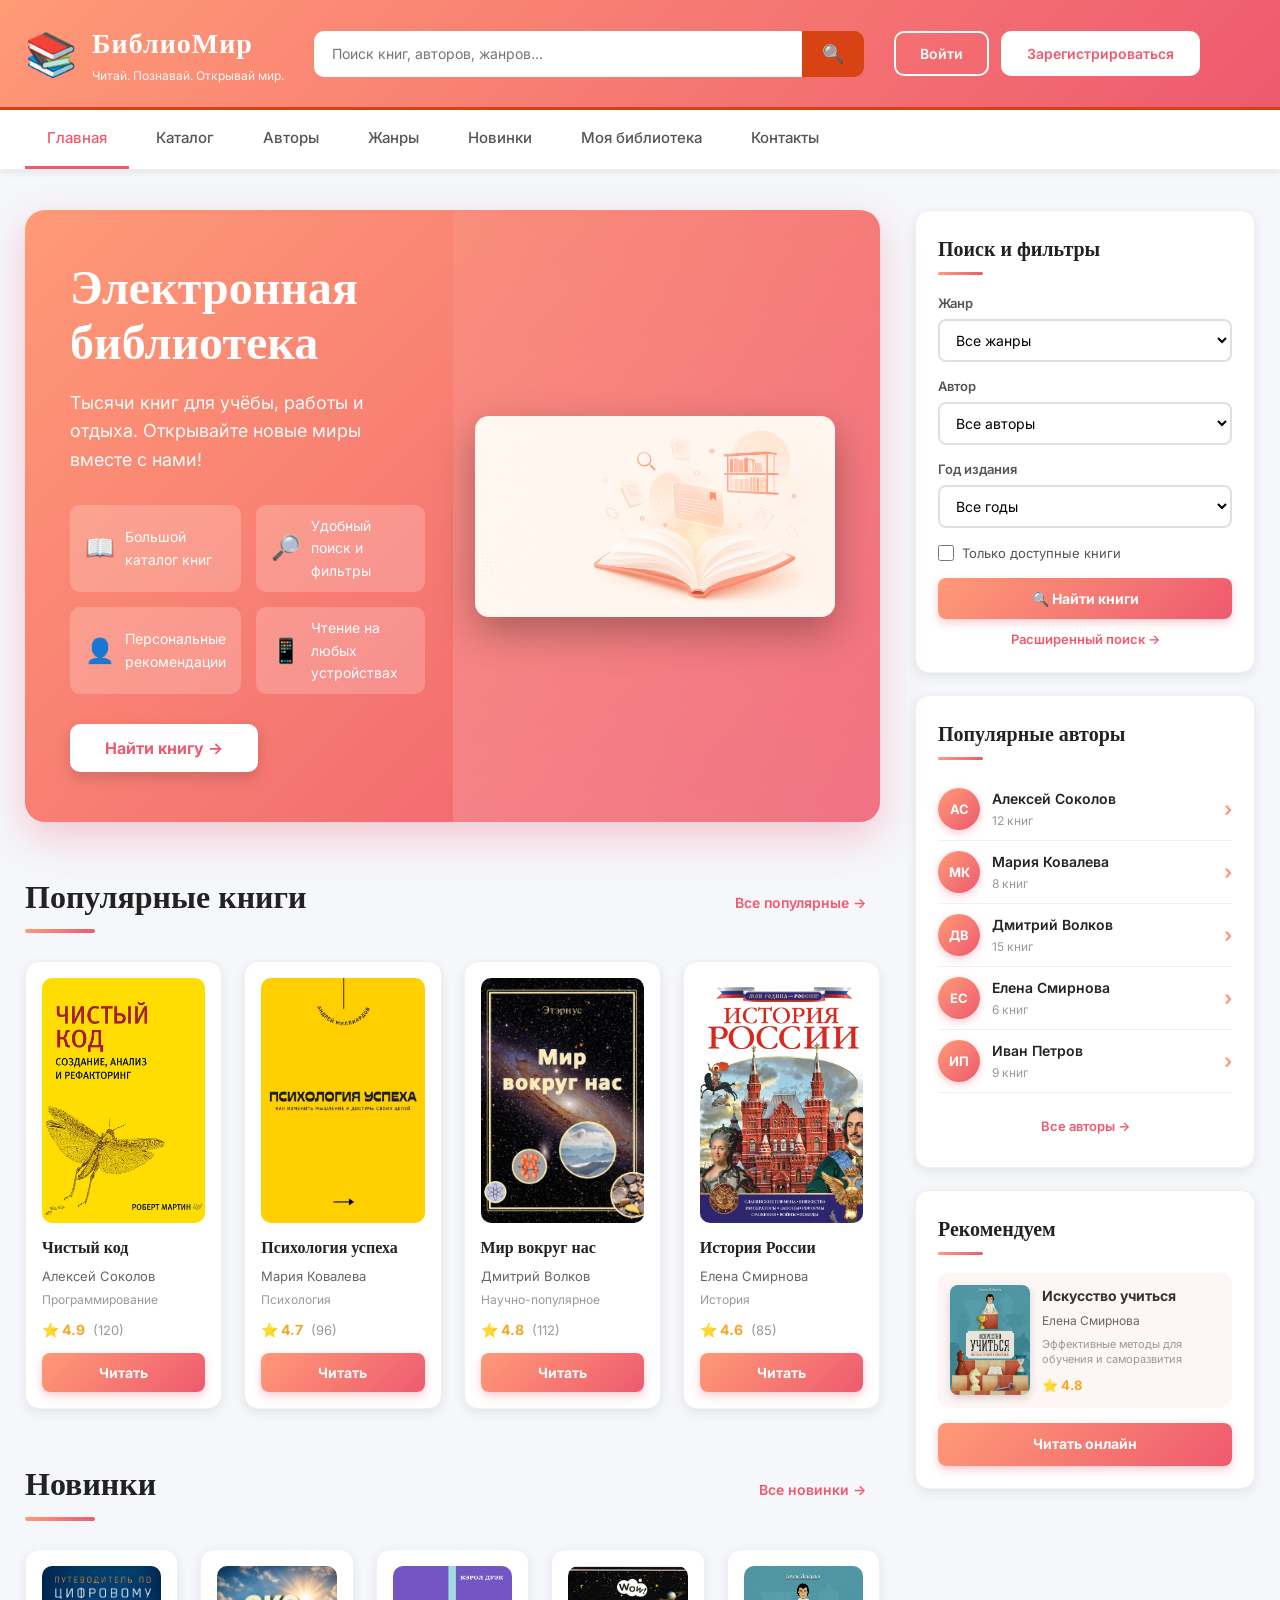
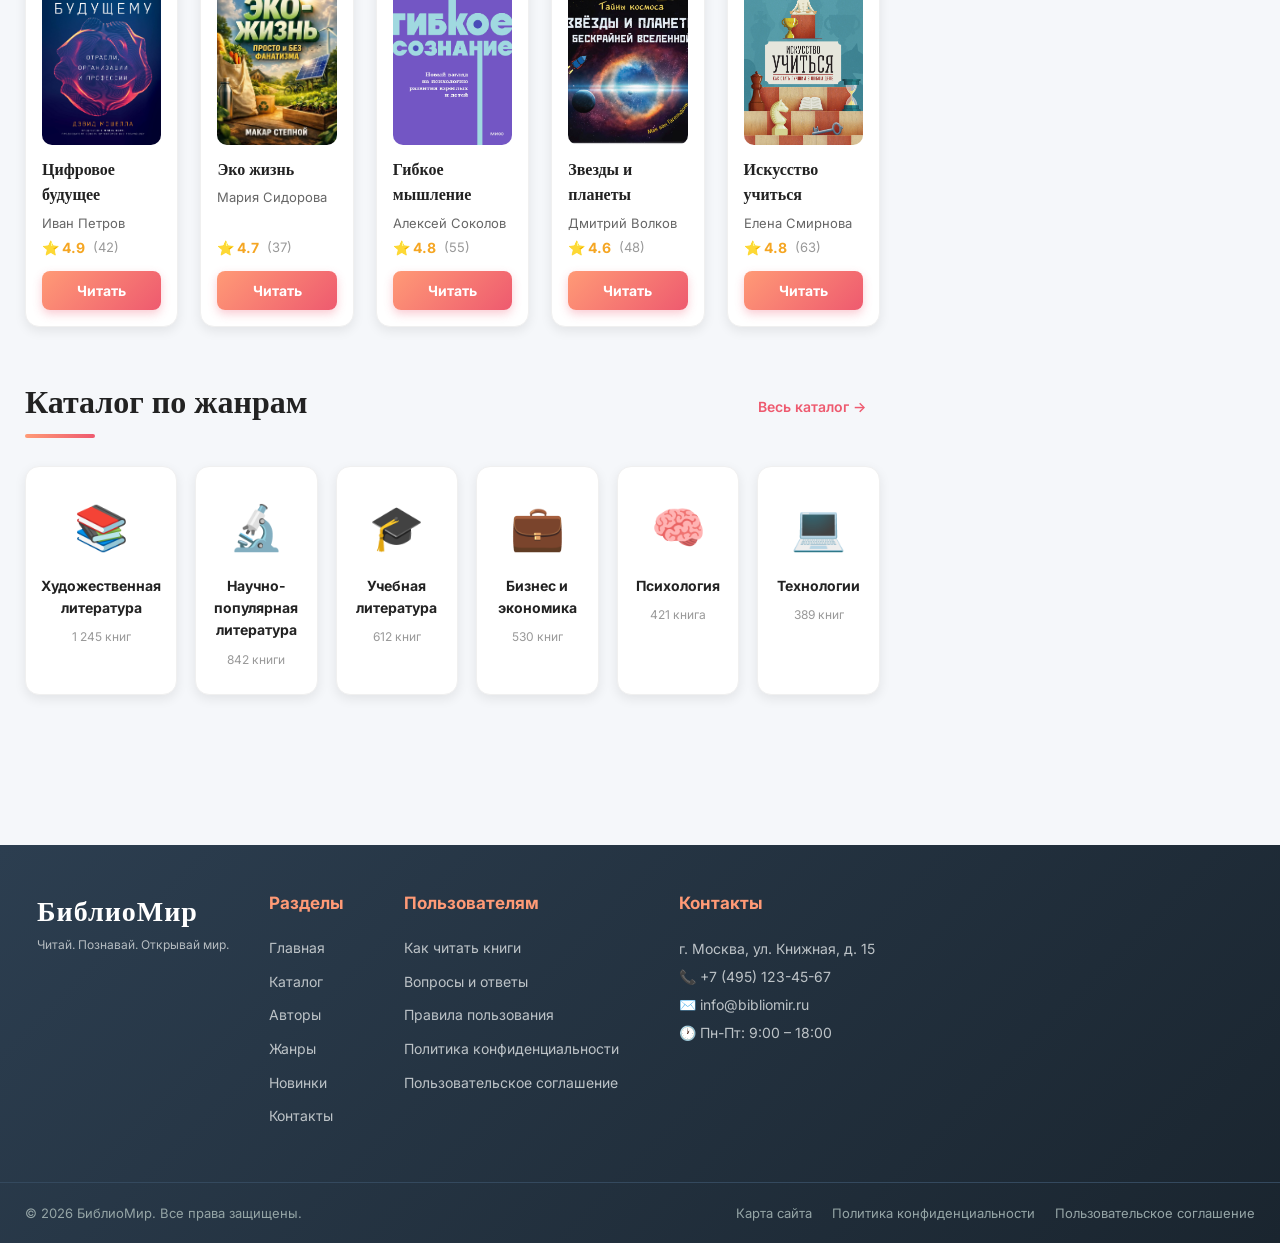
<file: lab-5/index.html>
<!DOCTYPE html>
<html lang="ru">
<head>
    <meta charset="UTF-8">
    <meta name="viewport" content="width=device-width, initial-scale=1.0">
    <title>БиблиоМир — Электронная библиотека</title>
    <link rel="stylesheet" href="css/style.css">
    <link href="https://fonts.googleapis.com/css2?family=Inter:wght@400;500;600;700;800&display=swap" rel="stylesheet">
</head>
<body>


    <header class="header">
        <div class="container header-inner">
            <div class="logo">
                <div class="logo-icon">📚</div>
                <div class="logo-text">
                    <span class="logo-name">БиблиоМир</span>
                    <span class="logo-slogan">Читай. Познавай. Открывай мир.</span>
                </div>
            </div>
            <div class="search-bar">
                <input type="text" placeholder="Поиск книг, авторов, жанров..." class="search-input">
                <button class="search-btn">🔍</button>
            </div>
            <div class="user-actions">
                <button class="btn-login">Войти</button>
                <button class="btn-register">Зарегистрироваться</button>
            </div>
        </div>
    </header>

    <nav class="nav">
        <div class="container">
            <ul class="nav-list">
                <li><a href="#" class="nav-link active">Главная</a></li>
                <li><a href="#" class="nav-link">Каталог</a></li>
                <li><a href="#" class="nav-link">Авторы</a></li>
                <li><a href="#" class="nav-link">Жанры</a></li>
                <li><a href="#" class="nav-link">Новинки</a></li>
                <li><a href="#" class="nav-link">Моя библиотека</a></li>
                <li><a href="#" class="nav-link">Контакты</a></li>
            </ul>
        </div>
    </nav>

    <div class="container main-layout">
        <main class="main-content">

            <section class="hero">
                <div class="hero-text">
                    <h1>Электронная библиотека</h1>
                    <p class="hero-subtitle">Тысячи книг для учёбы, работы и отдыха. Открывайте новые миры вместе с нами!</p>
                    <div class="hero-features">
                        <div class="feature">
                            <div class="feature-icon">📖</div>
                            <span>Большой каталог книг</span>
                        </div>
                        <div class="feature">
                            <div class="feature-icon">🔎</div>
                            <span>Удобный поиск и фильтры</span>
                        </div>
                        <div class="feature">
                            <div class="feature-icon">👤</div>
                            <span>Персональные рекомендации</span>
                        </div>
                        <div class="feature">
                            <div class="feature-icon">📱</div>
                            <span>Чтение на любых устройствах</span>
                        </div>
                    </div>
                    <button class="btn-find">Найти книгу →</button>
                </div>
                <div class="hero-image">
                    <img src="images/hero-book.png" alt="Открытая книга" class="hero-img">
                </div>
            </section>

            <section class="section">
                <div class="section-header">
                    <h2 class="section-title">Популярные книги</h2>
                    <a href="#" class="section-link">Все популярные →</a>
                </div>
                <div class="books-grid">
                    <article class="book-card">
                        <div class="book-cover-wrapper">
                            <img src="images/books/clean-code.jpg" alt="Чистый код" class="book-cover">
                        </div>
                        <h3 class="book-title">Чистый код</h3>
                        <p class="book-author">Алексей Соколов</p>
                        <p class="book-genre">Программирование</p>
                        <div class="book-rating">
                            <span class="stars">⭐ 4.9</span>
                            <span class="reviews">(120)</span>
                        </div>
                        <button class="btn-read">Читать</button>
                    </article>

                    <article class="book-card">
                        <div class="book-cover-wrapper">
                            <img src="images/books/psychology.jpg" alt="Психология успеха" class="book-cover">
                        </div>
                        <h3 class="book-title">Психология успеха</h3>
                        <p class="book-author">Мария Ковалева</p>
                        <p class="book-genre">Психология</p>
                        <div class="book-rating">
                            <span class="stars">⭐ 4.7</span>
                            <span class="reviews">(96)</span>
                        </div>
                        <button class="btn-read">Читать</button>
                    </article>

                    <article class="book-card">
                        <div class="book-cover-wrapper">
                            <img src="images/books/world-around.jpg" alt="Мир вокруг нас" class="book-cover">
                        </div>
                        <h3 class="book-title">Мир вокруг нас</h3>
                        <p class="book-author">Дмитрий Волков</p>
                        <p class="book-genre">Научно-популярное</p>
                        <div class="book-rating">
                            <span class="stars">⭐ 4.8</span>
                            <span class="reviews">(112)</span>
                        </div>
                        <button class="btn-read">Читать</button>
                    </article>

                    <article class="book-card">
                        <div class="book-cover-wrapper">
                            <img src="images/books/russia-history.jpg" alt="История России" class="book-cover">
                        </div>
                        <h3 class="book-title">История России</h3>
                        <p class="book-author">Елена Смирнова</p>
                        <p class="book-genre">История</p>
                        <div class="book-rating">
                            <span class="stars">⭐ 4.6</span>
                            <span class="reviews">(85)</span>
                        </div>
                        <button class="btn-read">Читать</button>
                    </article>
                </div>
            </section>

            <section class="section">
                <div class="section-header">
                    <h2 class="section-title">Новинки</h2>
                    <a href="#" class="section-link">Все новинки →</a>
                </div>
                <div class="books-grid books-grid-5">
                    <article class="book-card">
                        <div class="book-cover-wrapper">
                            <img src="images/books/new1.jpg" alt="Цифровое будущее" class="book-cover">
                        </div>
                        <h3 class="book-title">Цифровое будущее</h3>
                        <p class="book-author">Иван Петров</p>
                        <div class="book-rating">
                            <span class="stars">⭐ 4.9</span>
                            <span class="reviews">(42)</span>
                        </div>
                        <button class="btn-read">Читать</button>
                    </article>

                    <article class="book-card">
                        <div class="book-cover-wrapper">
                            <img src="images/books/new2.jpg" alt="Эко жизнь" class="book-cover">
                        </div>
                        <h3 class="book-title">Эко жизнь</h3>
                        <p class="book-author">Мария Сидорова</p>
                        <div class="book-rating">
                            <span class="stars">⭐ 4.7</span>
                            <span class="reviews">(37)</span>
                        </div>
                        <button class="btn-read">Читать</button>
                    </article>

                    <article class="book-card">
                        <div class="book-cover-wrapper">
                            <img src="images/books/new3.jpg" alt="Гибкое мышление" class="book-cover">
                        </div>
                        <h3 class="book-title">Гибкое мышление</h3>
                        <p class="book-author">Алексей Соколов</p>
                        <div class="book-rating">
                            <span class="stars">⭐ 4.8</span>
                            <span class="reviews">(55)</span>
                        </div>
                        <button class="btn-read">Читать</button>
                    </article>

                    <article class="book-card">
                        <div class="book-cover-wrapper">
                            <img src="images/books/new4.jpg" alt="Звезды и планеты" class="book-cover">
                        </div>
                        <h3 class="book-title">Звезды и планеты</h3>
                        <p class="book-author">Дмитрий Волков</p>
                        <div class="book-rating">
                            <span class="stars">⭐ 4.6</span>
                            <span class="reviews">(48)</span>
                        </div>
                        <button class="btn-read">Читать</button>
                    </article>

                    <article class="book-card">
                        <div class="book-cover-wrapper">
                            <img src="images/books/new5.jpg" alt="Новинка 5" class="book-cover">
                        </div>
                        <h3 class="book-title">Искусство учиться</h3>
                        <p class="book-author">Елена Смирнова</p>
                        <div class="book-rating">
                            <span class="stars">⭐ 4.8</span>
                            <span class="reviews">(63)</span>
                        </div>
                        <button class="btn-read">Читать</button>
                    </article>
                </div>
            </section>

            <section class="section">
                <div class="section-header">
                    <h2 class="section-title">Каталог по жанрам</h2>
                    <a href="#" class="section-link">Весь каталог →</a>
                </div>
                <div class="categories-grid">
                    <div class="category-card">
                        <div class="category-icon">📚</div>
                        <h4>Художественная литература</h4>
                        <p>1 245 книг</p>
                    </div>
                    <div class="category-card">
                        <div class="category-icon">🔬</div>
                        <h4>Научно-популярная литература</h4>
                        <p>842 книги</p>
                    </div>
                    <div class="category-card">
                        <div class="category-icon">🎓</div>
                        <h4>Учебная литература</h4>
                        <p>612 книг</p>
                    </div>
                    <div class="category-card">
                        <div class="category-icon">💼</div>
                        <h4>Бизнес и экономика</h4>
                        <p>530 книг</p>
                    </div>
                    <div class="category-card">
                        <div class="category-icon">🧠</div>
                        <h4>Психология</h4>
                        <p>421 книга</p>
                    </div>
                    <div class="category-card">
                        <div class="category-icon">💻</div>
                        <h4>Технологии</h4>
                        <p>389 книг</p>
                    </div>
                </div>
            </section>

        </main>

        <aside class="sidebar">
            <div class="sidebar-block filters">
                <h3>Поиск и фильтры</h3>
                <div class="filter-group">
                    <label>Жанр</label>
                    <select>
                        <option>Все жанры</option>
                        <option>Художественная</option>
                        <option>Научная</option>
                        <option>Учебная</option>
                    </select>
                </div>
                <div class="filter-group">
                    <label>Автор</label>
                    <select>
                        <option>Все авторы</option>
                        <option>Алексей Соколов</option>
                        <option>Мария Ковалева</option>
                    </select>
                </div>
                <div class="filter-group">
                    <label>Год издания</label>
                    <select>
                        <option>Все годы</option>
                        <option>2026</option>
                        <option>2025</option>
                        <option>2024</option>
                    </select>
                </div>
                <label class="checkbox-label">
                    <input type="checkbox"> Только доступные книги
                </label>
                <button class="btn-search">🔍 Найти книги</button>
                <a href="#" class="advanced-search">Расширенный поиск →</a>
            </div>

            <div class="sidebar-block authors">
                <h3>Популярные авторы</h3>
                <ul class="authors-list">
                    <li>
                        <div class="author-avatar">АС</div>
                        <div class="author-info">
                            <span class="author-name">Алексей Соколов</span>
                            <span class="author-books">12 книг</span>
                        </div>
                        <span class="author-arrow">›</span>
                    </li>
                    <li>
                        <div class="author-avatar">МК</div>
                        <div class="author-info">
                            <span class="author-name">Мария Ковалева</span>
                            <span class="author-books">8 книг</span>
                        </div>
                        <span class="author-arrow">›</span>
                    </li>
                    <li>
                        <div class="author-avatar">ДВ</div>
                        <div class="author-info">
                            <span class="author-name">Дмитрий Волков</span>
                            <span class="author-books">15 книг</span>
                        </div>
                        <span class="author-arrow">›</span>
                    </li>
                    <li>
                        <div class="author-avatar">ЕС</div>
                        <div class="author-info">
                            <span class="author-name">Елена Смирнова</span>
                            <span class="author-books">6 книг</span>
                        </div>
                        <span class="author-arrow">›</span>
                    </li>
                    <li>
                        <div class="author-avatar">ИП</div>
                        <div class="author-info">
                            <span class="author-name">Иван Петров</span>
                            <span class="author-books">9 книг</span>
                        </div>
                        <span class="author-arrow">›</span>
                    </li>
                </ul>
                <a href="#" class="all-authors">Все авторы →</a>
            </div>

            <div class="sidebar-block recommended">
                <h3>Рекомендуем</h3>
                <div class="recommended-card">
                    <img src="images/books/new5.jpg" alt="Искусство учиться" class="rec-cover">
                    <div class="rec-info">
                        <h4>Искусство учиться</h4>
                        <p class="rec-author">Елена Смирнова</p>
                        <p class="rec-desc">Эффективные методы для обучения и саморазвития</p>
                        <div class="rec-rating">⭐ 4.8</div>
                    </div>
                </div>
                <a href="#" class="read-online">Читать онлайн</a>
            </div>
        </aside>
    </div>

    <footer class="footer">
        <div class="container footer-inner">
            <div class="footer-logo">
                <div class="logo-icon"></div>
                <div class="logo-text">
                    <span class="logo-name">БиблиоМир</span>
                    <span class="logo-slogan">Читай. Познавай. Открывай мир.</span>
                </div>
            </div>
            <div class="footer-columns">
                <div class="footer-col">
                    <h4>Разделы</h4>
                    <ul>
                        <li><a href="#">Главная</a></li>
                        <li><a href="#">Каталог</a></li>
                        <li><a href="#">Авторы</a></li>
                        <li><a href="#">Жанры</a></li>
                        <li><a href="#">Новинки</a></li>
                        <li><a href="#">Контакты</a></li>
                    </ul>
                </div>
                <div class="footer-col">
                    <h4>Пользователям</h4>
                    <ul>
                        <li><a href="#">Как читать книги</a></li>
                        <li><a href="#">Вопросы и ответы</a></li>
                        <li><a href="#">Правила пользования</a></li>
                        <li><a href="#">Политика конфиденциальности</a></li>
                        <li><a href="#">Пользовательское соглашение</a></li>
                    </ul>
                </div>
                <div class="footer-col">
                    <h4>Контакты</h4>
                    <address>
                        <p> г. Москва, ул. Книжная, д. 15</p>
                        <p>📞 +7 (495) 123-45-67</p>
                        <p>✉️ info@bibliomir.ru</p>
                        <p>🕐 Пн-Пт: 9:00 – 18:00</p>
                    </address>
                </div>
            </div>
        </div>
        <div class="footer-bottom">
            <div class="container">
                <p>© 2026 БиблиоМир. Все права защищены.</p>
                <div class="footer-links">
                    <a href="#">Карта сайта</a>
                    <a href="#">Политика конфиденциальности</a>
                    <a href="#">Пользовательское соглашение</a>
                </div>
            </div>
        </div>
    </footer>

</body>
</html>
</file>
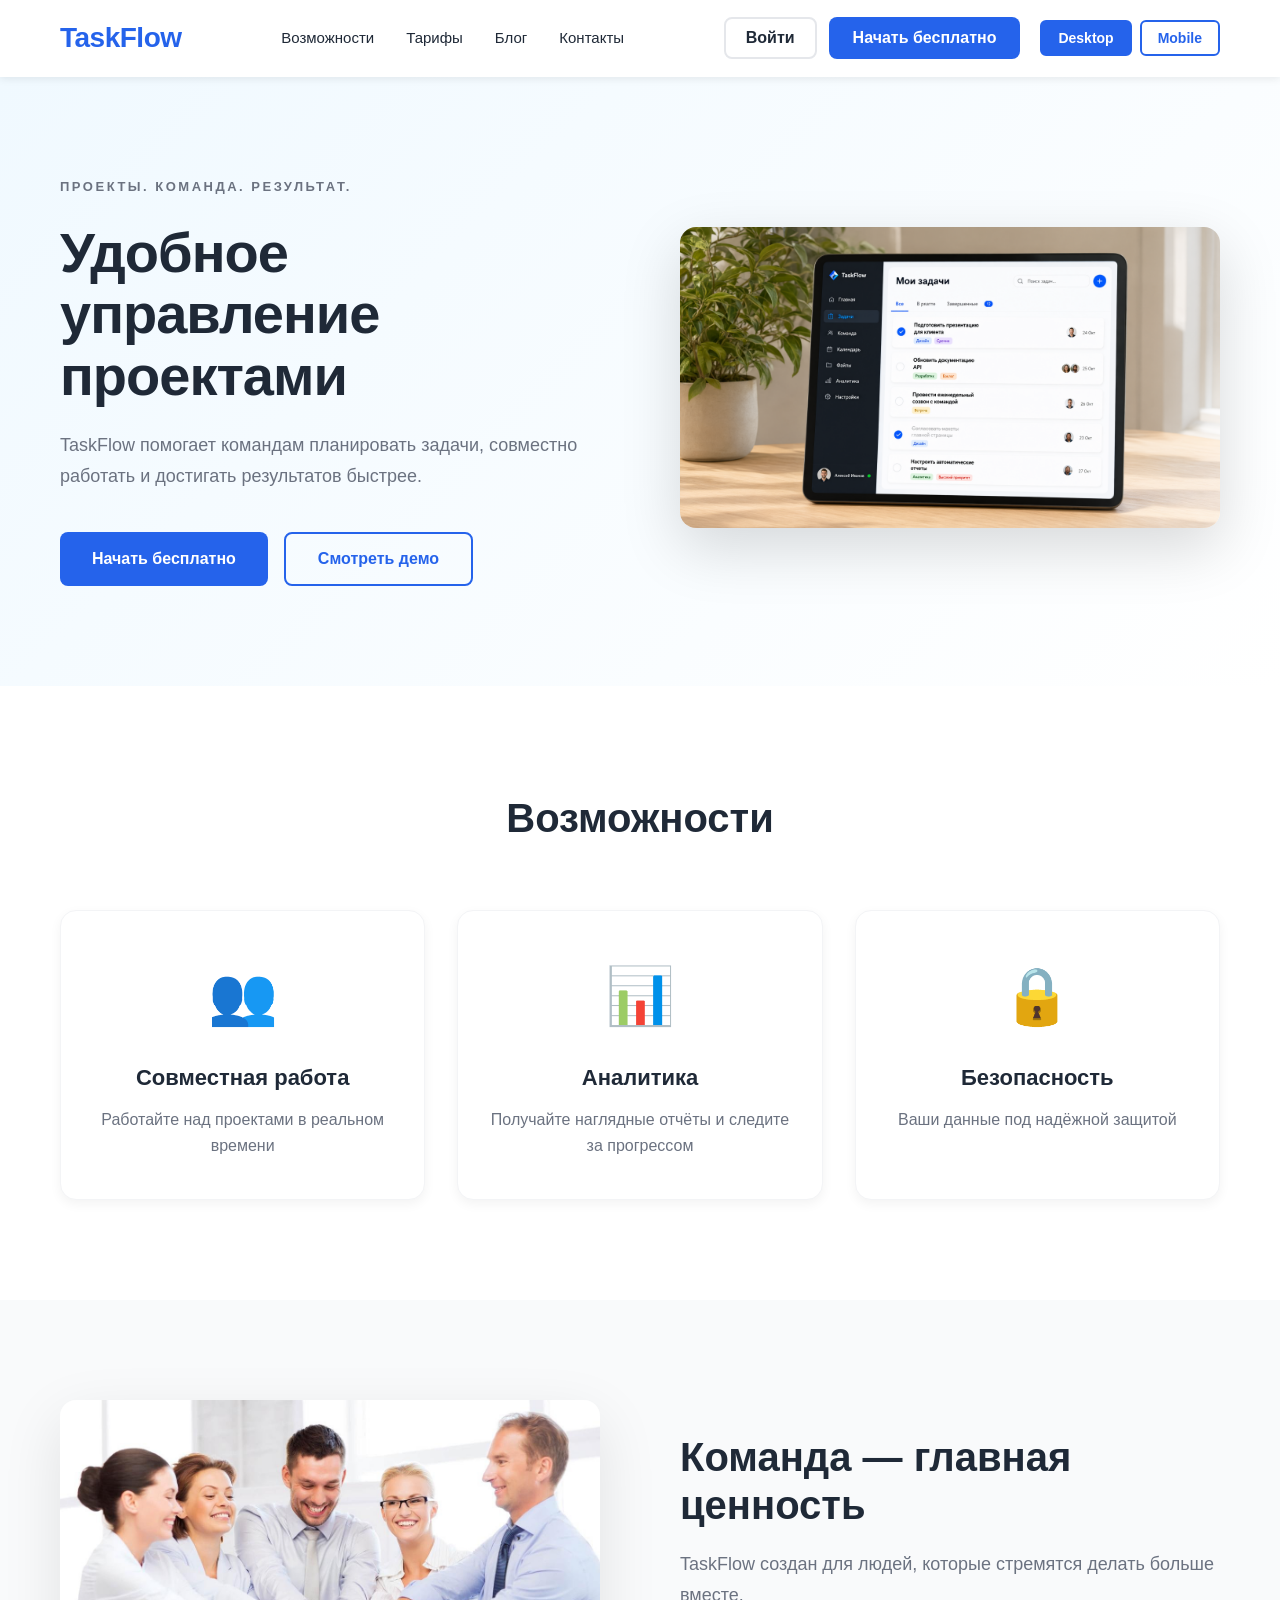
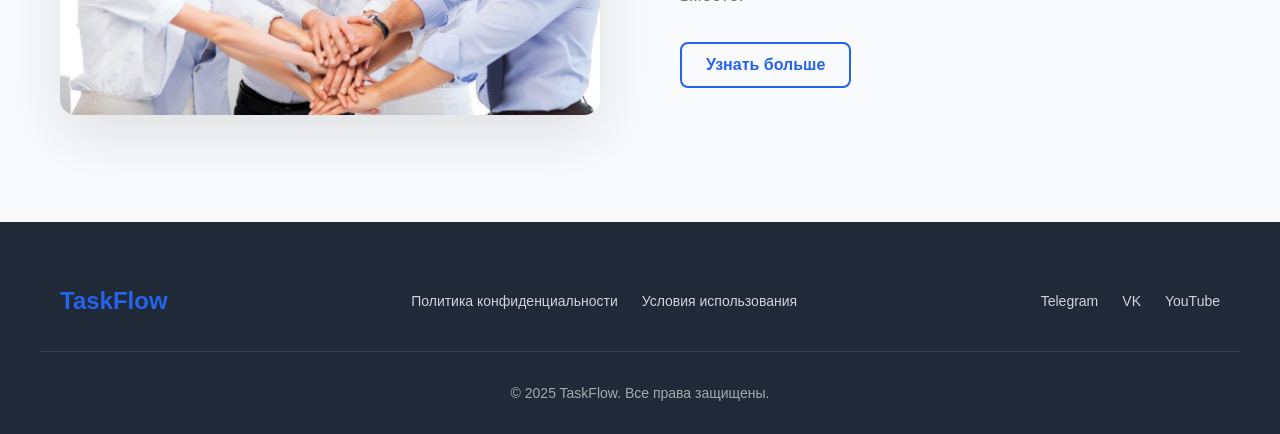
<file: lab-7/index.html>
<!DOCTYPE html>
<html lang="ru">
<head>
    <meta charset="UTF-8">
    <meta name="viewport" content="width=device-width, initial-scale=1.0">
    <title>TaskFlow - Управление проектами</title>
    <link rel="stylesheet" href="css/style.css">
</head>
<body>

    <header class="header">
        <div class="container header__container">
            <div class="logo">TaskFlow</div>
            <nav class="nav">
                <a href="#features">Возможности</a>
                <a href="#pricing">Тарифы</a>
                <a href="#blog">Блог</a>
                <a href="#contacts">Контакты</a>
            </nav>
            <div class="header__actions">
                <button class="btn btn--ghost">Войти</button>
                <button class="btn btn--primary">Начать бесплатно</button>
                <div class="view-switcher">
                    <button type="button" data-view="desktop" class="switcher-btn active">Desktop</button>
                    <button type="button" data-view="mobile" class="switcher-btn">Mobile</button>
                </div>
            </div>
        </div>
    </header>


    <section class="hero">
        <div class="container hero__container">
            <div class="hero__content">
                <p class="hero__subtitle">ПРОЕКТЫ. КОМАНДА. РЕЗУЛЬТАТ.</p>
                <h1 class="hero__title">Удобное управление проектами</h1>
                <p class="hero__description">
                    TaskFlow помогает командам планировать задачи, 
                    совместно работать и достигать результатов быстрее.
                </p>
                <div class="hero__buttons">
                    <button class="btn btn--primary btn--large">Начать бесплатно</button>
                    <button class="btn btn--outline btn--large">Смотреть демо</button>
                </div>
            </div>
            <div class="hero__image">
                <img src="images/tablet-mockup.png" alt="TaskFlow Interface" class="hero__img">
            </div>
        </div>
    </section>

   <section class="features" id="features">
    <div class="container">
        <h2 class="section-title">Возможности</h2>
        <div class="features__grid">
            <div class="feature-card">
                <div class="feature-card__icon">👥</div>
                <h3>Совместная работа</h3>
                <p>Работайте над проектами в реальном времени</p>
            </div>
            <div class="feature-card">
                <div class="feature-card__icon">📊</div>
                <h3>Аналитика</h3>
                <p>Получайте наглядные отчёты и следите за прогрессом</p>
            </div>
            <div class="feature-card">
                <div class="feature-card__icon">🔒</div>
                <h3>Безопасность</h3>
                <p>Ваши данные под надёжной защитой</p>
            </div>
        </div>
    </div>
</section>


    <section class="info-block">
        <div class="container info-block__container">
            <div class="info-block__image">
                <img src="images/team.jpg" alt="Команда">
            </div>
            <div class="info-block__content">
                <h2>Команда — главная ценность</h2>
                <p>TaskFlow создан для людей, которые стремятся делать больше вместе.</p>
                <button class="btn btn--outline">Узнать больше</button>
            </div>
        </div>
    </section>

    <footer class="footer">
        <div class="container footer__container">
            <div class="footer__logo">TaskFlow</div>
            <div class="footer__links">
                <a href="#">Политика конфиденциальности</a>
                <a href="#">Условия использования</a>
            </div>
            <div class="footer__social">
                <a href="#">Telegram</a>
                <a href="#">VK</a>
                <a href="#">YouTube</a>
            </div>
        </div>
        <div class="container footer__copyright">
            © 2025 TaskFlow. Все права защищены.
        </div>
    </footer>

    <script src="js/app.js"></script>
</body>
</html>
</file>
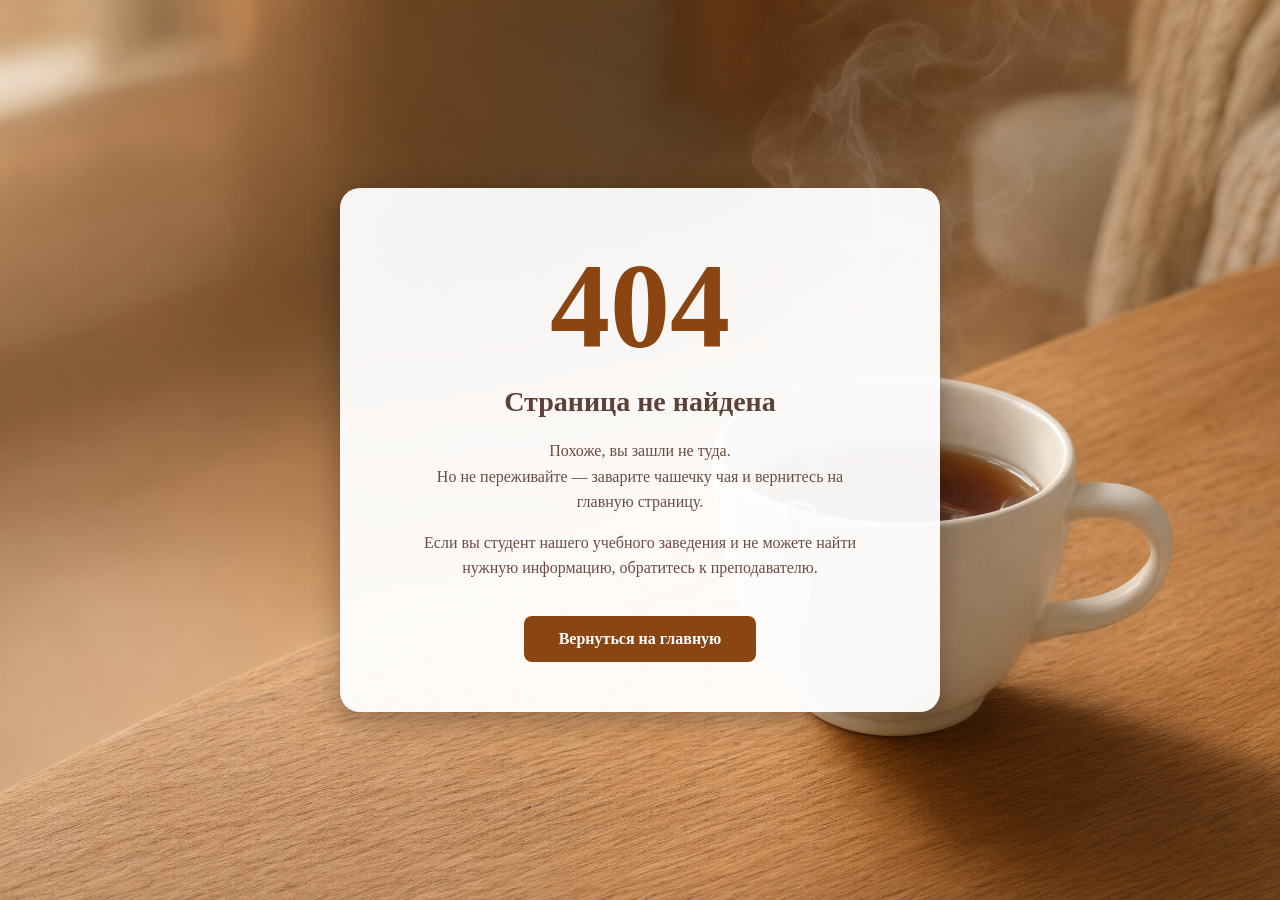
<file: lab-4/404_page.html>
<!DOCTYPE html>
<html lang="ru">
<head>
    <meta charset="UTF-8">
    <meta name="viewport" content="width=device-width, initial-scale=1.0">
    <title>404 — Страница не найдена</title>
    <style>
        * {
            margin: 0;
            padding: 0;
            box-sizing: border-box;
        }

        body {
            height: 100vh;
            display: flex;
            justify-content: center;
            align-items: center;
           background: url('img/tea-background.png') no-repeat center center/cover;
            font-family: 'Georgia', serif;
        }

        .error-container {
            text-align: center;
            background: rgba(255, 255, 255, 0.95);
            padding: 50px 70px;
            border-radius: 20px;
            box-shadow: 0 8px 30px rgba(0, 0, 0, 0.3);
            max-width: 600px;
        }

        .error-container h1 {
            font-size: 120px;
            color: #8B4513;
            margin-bottom: 10px;
            font-weight: bold;
        }

        .error-container h2 {
            font-size: 28px;
            color: #5D4037;
            margin-bottom: 20px;
        }

        .error-container p {
            font-size: 16px;
            color: #6D4C41;
            line-height: 1.6;
            margin-bottom: 15px;
        }

        .error-container a {
            display: inline-block;
            margin-top: 20px;
            padding: 14px 35px;
            background: #8B4513;
            color: white;
            text-decoration: none;
            border-radius: 8px;
            font-size: 16px;
            font-weight: bold;
            transition: background 0.3s;
        }

        .error-container a:hover {
            background: #6D3410;
        }
    </style>
</head>
<body>
    <div class="error-container">
        <h1>404</h1>
        <h2>Страница не найдена</h2>
        <p>Похоже, вы зашли не туда.<br>
        Но не переживайте — заварите чашечку чая и вернитесь на главную страницу.</p>
        <p>Если вы студент нашего учебного заведения и не можете найти нужную информацию, обратитесь к преподавателю.</p>
        <a href="welcome.html">Вернуться на главную</a>
    </div>
</body>
</html>
</file>
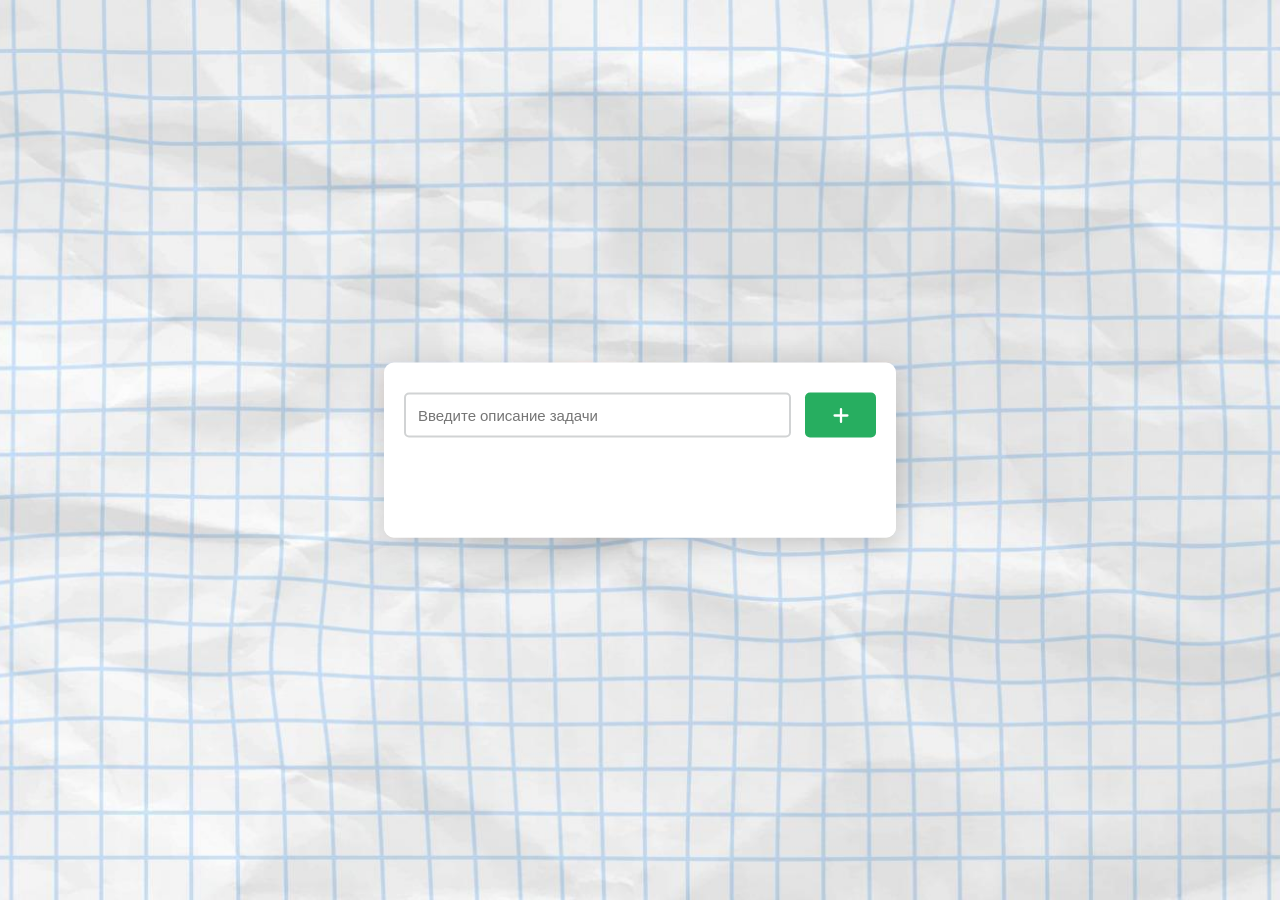
<file: lab-4/todo_list.html>
<!DOCTYPE html>
<html lang="ru">
<head>
    <meta charset="UTF-8">
    <meta name="viewport" content="width=device-width, initial-scale=1.0">
    <title>To Do List</title>
    <link rel="stylesheet" href="css/styles.css">
    <link href="https://fonts.googleapis.com/css2?family=Poppins:wght@400;500&display=swap" rel="stylesheet">
</head>
<body>
    <div class="container">
        <div id="newtask">
            <input type="text" placeholder="Введите описание задачи">
            <button id="push">
                <svg xmlns="http://www.w3.org/2000/svg" width="22" height="22" viewBox="0 0 24 24" fill="none" stroke="white" stroke-width="2.5" stroke-linecap="round" stroke-linejoin="round">
                    <line x1="12" y1="5" x2="12" y2="19"></line>
                    <line x1="5" y1="12" x2="19" y2="12"></line>
                </svg>
            </button>
        </div>
        <div id="tasks"></div>
    </div>

    <script src="js/todo.js"></script>
</body>
</html>
</file>
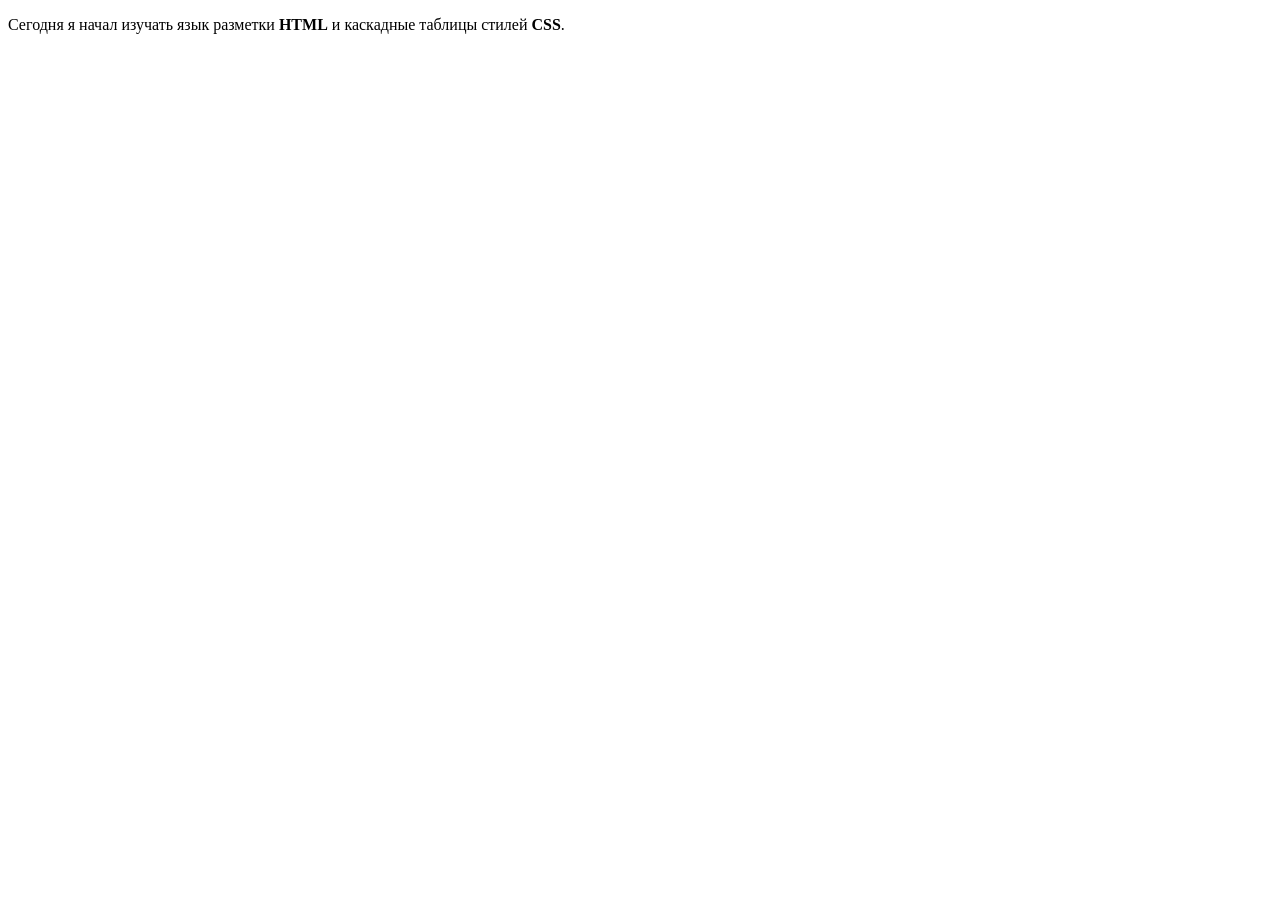
<file: lab-4/welcome.html>
<!DOCTYPE html>
<html lang="ru">
<head>
    <meta charset="UTF-8">
    <title>Добро пожаловать</title>
</head>
<body>
    <p><time>Сегодня</time> я начал изучать язык разметки <strong>HTML</strong> и каскадные таблицы стилей <strong>CSS</strong>.</p>
</body>
</html>
</file>
<file: lab-5/css/style.css>
* {
    margin: 0;
    padding: 0;
    box-sizing: border-box; 
}

body {
    font-family: 'Inter', sans-serif;
    background: #f5f7fa;
    color: #333;
    line-height: 1.6;
    width: 100%;
    min-height: 100vh;
}

.container {
    max-width: 1320px;
    margin: 0 auto;
    padding: 0 25px;
    width: 100%;
}

a {
    text-decoration: none;
    color: inherit;
}

ul {
    list-style: none;
}

img {
    max-width: 100%;
    height: auto;
    display: block;
}


.header {
    background: linear-gradient(135deg, #ff9a76 0%, #ee5a6f 100%); 
    color: white;
    padding: 20px 0;
    border-bottom: 3px solid #d84315; 
}

.header-inner {
    display: flex;
    align-items: center;
    gap: 30px;
}

.logo {
    display: flex;
    align-items: center;
    gap: 15px;
    flex-shrink: 0;
}

.logo-icon {
    font-size: 42px;
}

.logo-text {
    display: flex;
    flex-direction: column;
}

.logo-name {
    font-family: 'Playfair Display', serif;
    font-size: 28px;
    font-weight: 900;
    letter-spacing: 1px;
}

.logo-slogan {
    font-size: 12px;
    opacity: 0.95;
}

.search-bar {
    display: flex;
    flex: 1;
    max-width: 550px;
    height: 46px; 
}

.search-input {
    flex: 1;
    padding: 12px 18px; 
    border: none;
    border-radius: 10px 0 0 10px; 
    font-size: 14px;
    font-family: inherit;
    outline: none;
}

.search-input:focus { 
    box-shadow: inset 0 0 0 2px #d84315;
}

.search-btn {
    padding: 12px 20px;
    background: #d84315;
    border: none;
    border-radius: 0 10px 10px 0;
    cursor: pointer;
    font-size: 18px;
    color: white;
    transition: background 0.3s, transform 0.2s; 
}

.search-btn:hover { 
    background: #bf360c;
    transform: scale(1.05); 
}

.search-btn:focus { 
    outline: 2px solid white;
    outline-offset: 2px;
}

.user-actions {
    display: flex;
    gap: 12px;
    flex-shrink: 0;
}

.btn-login, .btn-register {
    padding: 12px 24px;
    border-radius: 10px;
    cursor: pointer;
    font-weight: 600;
    font-size: 14px;
    font-family: inherit;
    transition: all 0.3s;
    border: 2px solid white;
}

.btn-login {
    background: transparent;
    color: white;
}

.btn-login:hover {
    background: white;
    color: #ee5a6f;
    transform: translateY(-2px);
}

.btn-login:focus {
    outline: 2px solid white;
    outline-offset: 2px;
}

.btn-register {
    background: white;
    color: #ee5a6f;
}

.btn-register:hover {
    background: #fff5f5;
    transform: translateY(-2px);
    box-shadow: 0 4px 12px rgba(0,0,0,0.15); /* box-shadow */
}

.btn-register:focus {
    outline: 2px solid #d84315;
    outline-offset: 2px;
}


.nav {
    background: white;
    box-shadow: 0 2px 8px rgba(0, 0, 0, 0.08);
    position: sticky;
    top: 0;
    z-index: 100;
    border-bottom: 1px solid #eee;
}

.nav-list {
    display: flex;
    gap: 5px;
}

.nav-link {
    display: block;
    padding: 16px 22px;
    color: #555;
    font-weight: 500;
    font-size: 15px;
    transition: all 0.3s;
    border-bottom: 3px solid transparent;
}

.nav-link:hover, .nav-link.active {
    color: #ee5a6f;
    border-bottom-color: #ee5a6f;
}

.nav-link:focus {
    outline: 2px solid #ee5a6f;
    outline-offset: -2px;
}

.main-layout {
    display: grid;
    grid-template-columns: 1fr 340px;
    gap: 35px;
    padding: 40px 25px;
}


.hero {
    background: linear-gradient(135deg, #ff9a76 0%, #ee5a6f 100%);
    border-radius: 20px; 
    padding: 50px 45px;
    display: flex;
    align-items: center;
    justify-content: space-between;
    gap: 50px;
    color: white;
    margin-bottom: 50px;
    position: relative;
    overflow: hidden;
    box-shadow: 0 15px 40px rgba(238, 90, 111, 0.3);
}

.hero::after {
    content: '';
    position: absolute;
    top: 0;
    right: 0;
    width: 50%;
    height: 100%;
    background: linear-gradient(to bottom, rgba(255,255,255,0.05), rgba(255,255,255,0.15));
    pointer-events: none;
}

.hero-text {
    flex: 1;
    z-index: 1;
}

.hero-text h1 {
    font-family: 'Playfair Display', serif;
    font-size: 48px;
    font-weight: 900;
    margin-bottom: 18px;
    line-height: 1.15;
}

.hero-subtitle {
    font-size: 18px;
    opacity: 0.98;
    margin-bottom: 30px;
    line-height: 1.6;
}

.hero-features {
    display: grid;
    grid-template-columns: 1fr 1fr;
    gap: 15px;
    margin-bottom: 30px;
}

.feature {
    display: flex;
    align-items: center;
    gap: 10px;
    font-size: 14px;
    background: rgba(255,255,255,0.2);
    padding: 10px 15px;
    border-radius: 10px;
    transition: transform 0.3s, background 0.3s;
}

.feature:hover {
    background: rgba(255,255,255,0.3);
    transform: translateX(5px);
}

.feature-icon {
    font-size: 24px;
    flex-shrink: 0;
}

.btn-find {
    padding: 14px 35px;
    background: white;
    color: #ee5a6f;
    border: none;
    border-radius: 10px;
    font-size: 16px;
    font-weight: 700;
    cursor: pointer;
    transition: all 0.3s;
    font-family: inherit;
    box-shadow: 0 6px 15px rgba(0,0,0,0.15);
}

.btn-find:hover {
    transform: translateY(-3px);
    box-shadow: 0 10px 25px rgba(0,0,0,0.25);
}

.btn-find:focus {
    outline: 3px solid white;
    outline-offset: 3px;
}

.hero-image {
    flex: 0 0 360px;
    z-index: 1;
}

.hero-img {
    width: 100%;
    height: auto;
    border-radius: 14px;
    box-shadow: 0 15px 40px rgba(0,0,0,0.3);
    transition: transform 0.4s;
}

.hero-img:hover {
    transform: scale(1.03);
}

.section {
    margin-bottom: 50px;
}

.section-header {
    display: flex;
    justify-content: space-between;
    align-items: center;
    margin-bottom: 28px;
}

.section-title {
    font-family: 'Playfair Display', serif;
    font-size: 32px;
    font-weight: 700;
    color: #222;
    position: relative;
    padding-bottom: 10px;
}

.section-title::before {
    content: '';
    position: absolute;
    bottom: 0;
    left: 0;
    width: 70px;
    height: 4px;
    background: linear-gradient(90deg, #ff9a76, #ee5a6f);
    border-radius: 2px;
}

.section-link {
    color: #ee5a6f;
    font-weight: 600;
    font-size: 14px;
    padding: 8px 14px;
    border-radius: 8px;
    transition: all 0.3s;
}

.section-link:hover {
    background: rgba(238, 90, 111, 0.1);
    transform: translateX(3px);
}

.section-link:focus {
    outline: 2px solid #ee5a6f;
}

.books-grid {
    display: grid;
    grid-template-columns: repeat(4, 1fr);
    gap: 22px;
}

.books-grid-5 {
    grid-template-columns: repeat(5, 1fr);
}

.book-card {
    background: white;
    border-radius: 14px; 
    padding: 16px;
    box-shadow: 0 4px 12px rgba(0, 0, 0, 0.08); 
    transition: transform 0.3s, box-shadow 0.3s; 
    display: flex;
    flex-direction: column;
    border: 1px solid #f0f0f0;
}

.book-card:hover {
    transform: translateY(-6px);
    box-shadow: 0 12px 28px rgba(238, 90, 111, 0.2);
    border-color: #ff9a76;
}

.book-cover-wrapper {
    border-radius: 10px;
    overflow: hidden;
    margin-bottom: 12px;
    background: #f0f0f0;
    aspect-ratio: 2/3;
    position: relative;
}

.book-cover {
    width: 100%;
    height: 100%;
    object-fit: cover; 
    transition: transform 0.4s;
}

.book-card:hover .book-cover {
    transform: scale(1.05);
}

.book-badge {
    position: absolute;
    top: 8px;
    right: 8px;
    background: linear-gradient(135deg, #ff9a76, #ee5a6f);
    color: white;
    padding: 5px 10px;
    border-radius: 15px;
    font-size: 11px;
    font-weight: 700;
    box-shadow: 0 3px 8px rgba(238, 90, 111, 0.4);
}

.book-title {
    font-size: 16px;
    font-weight: 700;
    margin-bottom: 5px;
    color: #222;
    font-family: 'Playfair Display', serif;
}

.book-author {
    font-size: 13px;
    color: #666;
    margin-bottom: 3px;
}

.book-genre {
    font-size: 12px;
    color: #999;
    margin-bottom: 10px;
}

.book-rating {
    display: flex;
    align-items: center;
    gap: 8px;
    margin-bottom: 12px;
    margin-top: auto;
}

.stars {
    color: #f5a623;
    font-weight: 700;
    font-size: 14px;
}

.reviews {
    color: #999;
    font-size: 13px;
}

.btn-read {
    width: 100%;
    padding: 11px;
    background: linear-gradient(135deg, #ff9a76, #ee5a6f);
    color: white;
    border: none;
    border-radius: 8px;
    font-weight: 700;
    font-size: 14px;
    cursor: pointer;
    transition: all 0.3s;
    font-family: inherit;
    box-shadow: 0 4px 10px rgba(238, 90, 111, 0.3);
}

.btn-read:hover {
    transform: scale(1.03);
    box-shadow: 0 6px 16px rgba(238, 90, 111, 0.4);
}

.btn-read:focus {
    outline: 3px solid #ff9a76;
    outline-offset: 2px;
}


.categories-grid {
    display: grid;
    grid-template-columns: repeat(6, 1fr);
    gap: 18px;
}

.category-card {
    background: white;
    border-radius: 14px;
    padding: 25px 15px;
    text-align: center;
    box-shadow: 0 4px 12px rgba(0, 0, 0, 0.08);
    transition: transform 0.3s, box-shadow 0.3s;
    cursor: pointer;
    border: 1px solid #f0f0f0;
}

.category-card:hover {
    transform: translateY(-6px);
    box-shadow: 0 12px 28px rgba(238, 90, 111, 0.2);
    border-color: #ff9a76;
}

.category-icon {
    font-size: 44px;
    margin-bottom: 12px;
    transition: transform 0.3s;
}

.category-card:hover .category-icon {
    transform: scale(1.15) rotate(8deg);
}

.category-card h4 {
    font-size: 14px;
    font-weight: 700;
    margin-bottom: 8px;
    color: #222;
}

.category-card p {
    font-size: 12px;
    color: #999;
}

.sidebar {
    display: flex;
    flex-direction: column;
    gap: 22px;
}

.sidebar-block {
    background: white;
    border-radius: 14px;
    padding: 22px;
    box-shadow: 0 4px 12px rgba(0, 0, 0, 0.08);
    border: 1px solid #f0f0f0;
}

.sidebar-block h3 {
    font-family: 'Playfair Display', serif;
    font-size: 20px;
    font-weight: 700;
    margin-bottom: 18px;
    color: #222;
    position: relative;
    padding-bottom: 10px;
}

.sidebar-block h3::after {
    content: '';
    position: absolute;
    bottom: 0;
    left: 0;
    width: 45px;
    height: 3px;
    background: linear-gradient(90deg, #ff9a76, #ee5a6f);
    border-radius: 2px;
}

.filter-group {
    margin-bottom: 14px;
}

.filter-group label {
    display: block;
    font-size: 13px;
    font-weight: 600;
    color: #555;
    margin-bottom: 5px;
}

.filter-group select {
    width: 100%;
    padding: 10px 12px;
    border: 2px solid #e0e0e0;
    border-radius: 8px;
    font-size: 14px;
    font-family: inherit;
    outline: none;
    cursor: pointer;
    transition: border-color 0.3s;
    background: white;
}

.filter-group select:focus {
    border-color: #ee5a6f;
    box-shadow: 0 0 0 3px rgba(238, 90, 111, 0.1);
}

.checkbox-label {
    display: flex;
    align-items: center;
    gap: 8px;
    font-size: 13px;
    color: #555;
    margin: 15px 0;
    cursor: pointer;
}

.checkbox-label input {
    cursor: pointer;
    width: 16px;
    height: 16px;
    accent-color: #ee5a6f;
}

.btn-search {
    width: 100%;
    padding: 12px;
    background: linear-gradient(135deg, #ff9a76, #ee5a6f);
    color: white;
    border: none;
    border-radius: 8px;
    font-weight: 700;
    font-size: 14px;
    cursor: pointer;
    transition: all 0.3s;
    font-family: inherit;
    margin-bottom: 10px;
    box-shadow: 0 4px 10px rgba(238, 90, 111, 0.3);
}

.btn-search:hover {
    transform: translateY(-2px);
    box-shadow: 0 6px 16px rgba(238, 90, 111, 0.4);
}

.btn-search:focus {
    outline: 3px solid #ff9a76;
    outline-offset: 2px;
}

.advanced-search {
    display: block;
    text-align: center;
    color: #ee5a6f;
    font-size: 13px;
    font-weight: 600;
    transition: color 0.3s;
}

.advanced-search:hover {
    color: #d84315;
}

.authors-list {
    margin-bottom: 15px;
}

.authors-list li {
    display: flex;
    align-items: center;
    gap: 12px;
    padding: 10px 0;
    border-bottom: 1px solid #f0f0f0;
    cursor: pointer;
    transition: background 0.2s;
}

.authors-list li:hover {
    background: #fef5f5;
    margin: 0 -22px;
    padding-left: 22px;
    padding-right: 22px;
}

.author-avatar {
    width: 42px;
    height: 42px;
    border-radius: 50%;
    background: linear-gradient(135deg, #ff9a76, #ee5a6f);
    color: white;
    display: flex;
    align-items: center;
    justify-content: center;
    font-weight: 700;
    font-size: 13px;
    flex-shrink: 0;
    box-shadow: 0 3px 8px rgba(238, 90, 111, 0.3);
}

.author-info {
    flex: 1;
    display: flex;
    flex-direction: column;
}

.author-name {
    font-size: 14px;
    font-weight: 600;
    color: #222;
}

.author-books {
    font-size: 12px;
    color: #999;
}

.author-arrow {
    font-size: 20px;
    color: #ff9a76;
    font-weight: 700;
}

.all-authors {
    display: block;
    text-align: center;
    color: #ee5a6f;
    font-size: 13px;
    font-weight: 600;
    padding: 8px;
    border-radius: 8px;
    transition: background 0.3s;
}

.all-authors:hover {
    background: #fef5f5;
}

.recommended-card {
    display: flex;
    gap: 12px;
    margin-bottom: 15px;
    padding: 12px;
    background: #fef5f5;
    border-radius: 10px;
}

.rec-cover {
    width: 80px;
    height: 110px;
    object-fit: cover;
    border-radius: 8px;
    flex-shrink: 0;
    box-shadow: 0 3px 8px rgba(0,0,0,0.15);
}

.rec-info h4 {
    font-size: 14px;
    font-weight: 700;
    margin-bottom: 4px;
}

.rec-author {
    font-size: 12px;
    color: #666;
    margin-bottom: 6px;
}

.rec-desc {
    font-size: 11px;
    color: #999;
    line-height: 1.4;
    margin-bottom: 8px;
}

.rec-rating {
    font-size: 13px;
    color: #f5a623;
    font-weight: 700;
}

.read-online {
    display: block;
    text-align: center;
    padding: 10px;
    background: linear-gradient(135deg, #ff9a76, #ee5a6f);
    color: white;
    border-radius: 8px;
    font-weight: 700;
    font-size: 14px;
    transition: all 0.3s;
    box-shadow: 0 4px 10px rgba(238, 90, 111, 0.3);
}

.read-online:hover {
    transform: translateY(-2px);
    box-shadow: 0 6px 16px rgba(238, 90, 111, 0.4);
}

.read-online:focus {
    outline: 3px solid #ff9a76;
    outline-offset: 2px;
}

.footer {
    background: linear-gradient(135deg, #2c3e50 0%, #1a252f 100%);
    color: white;
    margin-top: 60px;
}

.footer-inner {
    display: flex;
    justify-content: space-between;
    align-items: flex-start;
    padding: 45px 25px;
    gap: 40px;
    flex-wrap: wrap;
}

.footer-logo {
    display: flex;
    align-items: center;
    gap: 12px;
    flex-shrink: 0;
}

.footer-logo .logo-icon {
    font-size: 44px;
}

.footer-logo .logo-name {
    color: white;
    font-family: 'Playfair Display', serif;
}

.footer-logo .logo-slogan {
    color: #bdc3c7;
}

.footer-columns {
    display: flex;
    gap: 60px;
    flex: 1;
    flex-wrap: wrap;
}

.footer-col h4 {
    font-size: 17px;
    font-weight: 700;
    margin-bottom: 18px;
    color: #ff9a76;
}

.footer-col ul li {
    margin-bottom: 8px;
}

.footer-col a {
    color: #bdc3c7;
    font-size: 14px;
    transition: color 0.3s, padding-left 0.3s;
}

.footer-col a:hover {
    color: #ff9a76;
    padding-left: 5px;
}

.footer-col a:focus {
    outline: 2px solid #ff9a76;
    outline-offset: 2px;
}

.footer-col address {
    font-style: normal;
    line-height: 2;
    color: #bdc3c7;
    font-size: 14px;
}

.footer-bottom {
    border-top: 1px solid #34495e;
    padding: 20px 0;
}

.footer-bottom .container {
    display: flex;
    justify-content: space-between;
    align-items: center;
    flex-wrap: wrap;
    gap: 15px;
}

.footer-bottom p {
    color: #95a5a6;
    font-size: 13px;
}

.footer-links {
    display: flex;
    gap: 20px;
}

.footer-links a {
    color: #95a5a6;
    font-size: 13px;
    transition: color 0.3s;
}

.footer-links a:hover {
    color: #ff9a76;
}

@media (max-width: 1024px) {
    .main-layout {
        grid-template-columns: 1fr;
    }
    .books-grid {
        grid-template-columns: repeat(3, 1fr);
    }
    .books-grid-5 {
        grid-template-columns: repeat(3, 1fr);
    }
    .categories-grid {
        grid-template-columns: repeat(3, 1fr);
    }
}

@media (max-width: 768px) {
    .header-inner {
        flex-wrap: wrap;
    }
    .search-bar {
        order: 3;
        max-width: 100%;
        width: 100%;
    }
    .hero {
        flex-direction: column;
        padding: 35px 25px;
    }
    .hero-image {
        flex: 0 0 auto;
        width: 100%;
        max-width: 300px;
    }
    .hero-features {
        grid-template-columns: 1fr;
    }
    .books-grid, .books-grid-5 {
        grid-template-columns: repeat(2, 1fr);
    }
    .categories-grid {
        grid-template-columns: repeat(2, 1fr);
    }
    .nav-list {
        flex-wrap: wrap;
    }
    .hero-text h1 {
        font-size: 34px;
    }
}

@media (max-width: 480px) {
    .books-grid, .books-grid-5 {
        grid-template-columns: 1fr;
    }
    .categories-grid {
        grid-template-columns: 1fr;
    }
    .hero-text h1 {
        font-size: 26px;
    }
    .footer-columns {
        gap: 25px;
    }
}
</file>
<file: lab-7/css/style.css>
:root {
    --color-primary: #2563eb;
    --color-primary-dark: #1d4ed8;
    --color-text: #1f2937;
    --color-text-light: #6b7280;
    --color-bg: #f9fafb;
    --color-white: #ffffff;
    --gap: 24px;
    --container-width: 1200px;
}

* {
    margin: 0;
    padding: 0;
    box-sizing: border-box;
}

body {
    font-family: -apple-system, BlinkMacSystemFont, 'Segoe UI', Roboto, 'Helvetica Neue', Arial, sans-serif;
    line-height: 1.6;
    color: var(--color-text);
}

.container {
    max-width: var(--container-width);
    margin: 0 auto;
    padding: 0 20px;
}

.btn {
    padding: 12px 24px;
    border: none;
    border-radius: 8px;
    font-size: 16px;
    font-weight: 600;
    cursor: pointer;
    transition: all 0.3s ease;
    text-decoration: none;
    display: inline-block;
    text-align: center;
}

.btn--primary {
    background: var(--color-primary);
    color: var(--color-white);
}

.btn--primary:hover {
    background: var(--color-primary-dark);
    transform: translateY(-2px);
    box-shadow: 0 4px 12px rgba(37, 99, 235, 0.3);
}

.btn--outline {
    background: transparent;
    border: 2px solid var(--color-primary);
    color: var(--color-primary);
}

.btn--outline:hover {
    background: var(--color-primary);
    color: var(--color-white);
}

.btn--ghost {
    background: transparent;
    border: 2px solid #e5e7eb;
    color: var(--color-text);
    padding: 10px 20px;
}

.btn--ghost:hover {
    border-color: var(--color-primary);
    color: var(--color-primary);
}

.btn--large {
    padding: 16px 32px;
    font-size: 16px;
}

.header {
    background: var(--color-white);
    box-shadow: 0 2px 8px rgba(0, 0, 0, 0.08);
    padding: 16px 0;
    position: sticky;
    top: 0;
    z-index: 100;
}

.header__container {
    display: flex;
    justify-content: space-between;
    align-items: center;
    gap: 20px;
}

.logo {
    font-size: 28px;
    font-weight: 800;
    color: var(--color-primary);
    letter-spacing: -0.5px;
}

.nav {
    display: flex;
    gap: 32px;
}

.nav a {
    text-decoration: none;
    color: var(--color-text);
    font-weight: 500;
    transition: color 0.3s;
    font-size: 15px;
}

.nav a:hover {
    color: var(--color-primary);
}

.header__actions {
    display: flex;
    align-items: center;
    gap: 12px;
}

.view-switcher {
    display: flex;
    gap: 8px;
    margin-left: 8px;
}

.switcher-btn {
    padding: 8px 16px;
    border: 2px solid var(--color-primary);
    background: transparent;
    color: var(--color-primary);
    border-radius: 6px;
    cursor: pointer;
    transition: all 0.3s;
    font-size: 14px;
    font-weight: 600;
}

.switcher-btn.active,
.switcher-btn:hover {
    background: var(--color-primary);
    color: var(--color-white);
}

.hero {
    padding: 100px 0;
    background: linear-gradient(135deg, #f0f9ff 0%, #ffffff 100%);
}

.hero__container {
    display: grid;
    grid-template-columns: 1fr 1fr;
    gap: 80px;
    align-items: center;
}

.hero__subtitle {
    font-size: 13px;
    font-weight: 700;
    letter-spacing: 2.5px;
    color: var(--color-text-light);
    margin-bottom: 24px;
    text-transform: uppercase;
}

.hero__title {
    font-size: 56px;
    font-weight: 800;
    line-height: 1.1;
    margin-bottom: 24px;
    color: var(--color-text);
    letter-spacing: -1px;
}

.hero__description {
    font-size: 18px;
    color: var(--color-text-light);
    margin-bottom: 40px;
    line-height: 1.7;
}

.hero__buttons {
    display: flex;
    gap: 16px;
}

.hero__image {
    position: relative;
}

.hero__img {
    width: 100%;
    height: auto;
    border-radius: 16px;
    box-shadow: 0 20px 60px rgba(0, 0, 0, 0.15);
}

.features {
    padding: 100px 0;
    background: var(--color-white);
}

.section-title {
    text-align: center;
    font-size: 40px;
    font-weight: 800;
    margin-bottom: 60px;
    color: var(--color-text);
}

.features__grid {
    display: grid;
    grid-template-columns: repeat(3, 1fr);
    gap: 32px;
}

.feature-card {
    background: var(--color-white);
    padding: 40px 32px;
    border-radius: 16px;
    text-align: center;
    box-shadow: 0 4px 12px rgba(0, 0, 0, 0.05);
    border: 1px solid #f3f4f6;
    transition: all 0.3s ease;
}

.feature-card:hover {
    transform: translateY(-8px);
    box-shadow: 0 12px 32px rgba(0, 0, 0, 0.1);
}

.feature-card__icon {
    font-size: 56px;
    margin-bottom: 20px;
}

.feature-card h3 {
    margin-bottom: 12px;
    font-size: 22px;
    font-weight: 700;
    color: var(--color-text);
}

.feature-card p {
    color: var(--color-text-light);
    line-height: 1.6;
}

.info-block {
    padding: 100px 0;
    background: var(--color-bg);
}

.info-block__container {
    display: grid;
    grid-template-columns: 1fr 1fr;
    gap: 80px;
    align-items: center;
}

.info-block__image img {
    width: 100%;
    height: auto;
    border-radius: 16px;
    box-shadow: 0 20px 60px rgba(0, 0, 0, 0.1);
}

.info-block__content h2 {
    font-size: 40px;
    font-weight: 800;
    margin-bottom: 20px;
    color: var(--color-text);
    line-height: 1.2;
}

.info-block__content p {
    font-size: 18px;
    color: var(--color-text-light);
    margin-bottom: 32px;
    line-height: 1.7;
}

.footer {
    background: var(--color-text);
    color: var(--color-white);
    padding: 60px 0 30px;
}

.footer__container {
    display: flex;
    justify-content: space-between;
    align-items: center;
    padding-bottom: 30px;
    border-bottom: 1px solid rgba(255, 255, 255, 0.1);
}

.footer__logo {
    font-size: 24px;
    font-weight: 800;
    color: var(--color-primary);
}

.footer__links,
.footer__social {
    display: flex;
    gap: 24px;
}

.footer__links a,
.footer__social a {
    color: var(--color-white);
    text-decoration: none;
    opacity: 0.8;
    transition: opacity 0.3s;
    font-size: 14px;
}

.footer__links a:hover,
.footer__social a:hover {
    opacity: 1;
}

.footer__copyright {
    text-align: center;
    padding-top: 30px;
    opacity: 0.6;
    font-size: 14px;
}

@media (max-width: 768px) {
    .header__container {
        flex-direction: column;
        gap: 16px;
    }
    
    .nav {
        flex-wrap: wrap;
        justify-content: center;
        gap: 16px;
    }
    
    .header__actions {
        flex-direction: column;
        width: 100%;
    }
    
    .header__actions .btn {
        width: 100%;
    }
    
    .view-switcher {
        margin-left: 0;
        width: 100%;
        justify-content: center;
    }
    
    .hero {
        padding: 60px 0;
    }
    
    .hero__container {
        grid-template-columns: 1fr;
        gap: 48px;
        text-align: center;
    }
    
    .hero__image {
        order: -1;
    }
    
    .hero__subtitle {
        font-size: 12px;
    }
    
    .hero__title {
        font-size: 36px;
    }
    
    .hero__description {
        font-size: 16px;
    }
    
    .hero__buttons {
        flex-direction: column;
        align-items: center;
    }
    
    .hero__buttons .btn {
        width: 100%;
        max-width: 300px;
    }
    
    .features__grid {
        grid-template-columns: 1fr;
    }
    
    .info-block__container {
        grid-template-columns: 1fr;
        gap: 48px;
    }
    
    .info-block__content h2 {
        font-size: 32px;
    }
    
    .footer__container {
        flex-direction: column;
        gap: 24px;
        text-align: center;
    }
    
    .footer__links,
    .footer__social {
        flex-direction: column;
        gap: 12px;
    }
}
/* === РУЧНОЕ ПЕРЕКЛЮЧЕНИЕ НА МОБИЛЬНЫЙ ВИД === */
body.is-mobile .header__container {
    flex-direction: column;
    gap: 16px;
}

body.is-mobile .nav {
    flex-wrap: wrap;
    justify-content: center;
    gap: 16px;
}

body.is-mobile .header__actions {
    flex-direction: column;
    width: 100%;
}

body.is-mobile .header__actions .btn {
    width: 100%;
}

body.is-mobile .view-switcher {
    margin-left: 0;
    width: 100%;
    justify-content: center;
}

body.is-mobile .hero__container {
    grid-template-columns: 1fr;
    gap: 48px;
    text-align: center;
}

body.is-mobile .hero__image {
    order: -1;
}

body.is-mobile .hero__title {
    font-size: 36px;
}

body.is-mobile .hero__buttons {
    flex-direction: column;
    align-items: center;
}

body.is-mobile .hero__buttons .btn {
    width: 100%;
    max-width: 300px;
}

body.is-mobile .features__grid {
    grid-template-columns: 1fr;
}

body.is-mobile .info-block__container {
    grid-template-columns: 1fr;
    gap: 48px;
}

body.is-mobile .info-block__content h2 {
    font-size: 32px;
}

body.is-mobile .footer__container {
    flex-direction: column;
    gap: 24px;
    text-align: center;
}

body.is-mobile .footer__links,
body.is-mobile .footer__social {
    flex-direction: column;
    gap: 12px;
}
</file>
<file: lab-4/css/styles.css>
*,
*:before,
*:after {
    padding: 0;
    margin: 0;
    box-sizing: border-box;
}

body {
    height: 100vh;
    background: url('../img/todo-bg.jpg') no-repeat center center/cover;
    font-family: 'Poppins', sans-serif;
}

.container {
    width: 40%;
    top: 50%;
    left: 50%;
    background: white;
    border-radius: 10px;
    min-width: 450px;
    min-height: 100px;
    position: absolute;
    transform: translate(-50%, -50%);
    box-shadow: 0 8px 30px rgba(0, 0, 0, 0.2);
}

#newtask {
    position: relative;
    padding: 30px 20px;
}

#newtask input {
    width: 82%;
    height: 45px;
    padding: 12px;
    color: #111111;
    font-weight: 500;
    position: relative;
    border-radius: 5px;
    font-family: 'Poppins', sans-serif;
    font-size: 15px;
    border: 2px solid #d1d3d4;
}

#newtask input:focus {
    outline: none;
    border-color: #0d75ec;
}

#newtask button {
    position: relative;
    float: right;
    font-weight: 500;
    font-size: 16px;
    background-color: #27ae60;
    border: none;
    color: #ffffff;
    cursor: pointer;
    outline: none;
    width: 15%;
    height: 45px;
    border-radius: 5px;
    font-family: 'Poppins', sans-serif;
    display: flex;
    align-items: center;
    justify-content: center;
    transition: background-color 0.3s;
}

#newtask button:hover {
    background-color: #1e8449;
}

#tasks {
    border-radius: 10px;
    width: 100%;
    position: relative;
    background-color: #ffffff;
    padding: 30px 20px;
    margin-top: 10px;
}

.task {
    border-radius: 5px;
    align-items: center;
    justify-content: space-between;
    border: 1px solid #85c1e9;
    cursor: pointer;
    background-color: #d6eaf8;
    height: 50px;
    margin-bottom: 8px;
    padding: 5px 10px;
    display: flex;
    transition: background-color 0.3s;
}

.task:hover {
    background-color: #aed6f1;
}

.task span {
    font-family: 'Poppins', sans-serif;
    font-size: 15px;
    font-weight: 400;
    color: #2c3e50;
    flex-grow: 1;
    padding-left: 10px;
}

.task button {
    background-color: #e74c3c;
    color: #ffffff;
    border: none;
    cursor: pointer;
    outline: none;
    height: 100%;
    width: 40px;
    border-radius: 5px;
    display: flex;
    align-items: center;
    justify-content: center;
    transition: background-color 0.3s;
}

.task button:hover {
    background-color: #c0392b;
}
</file>
